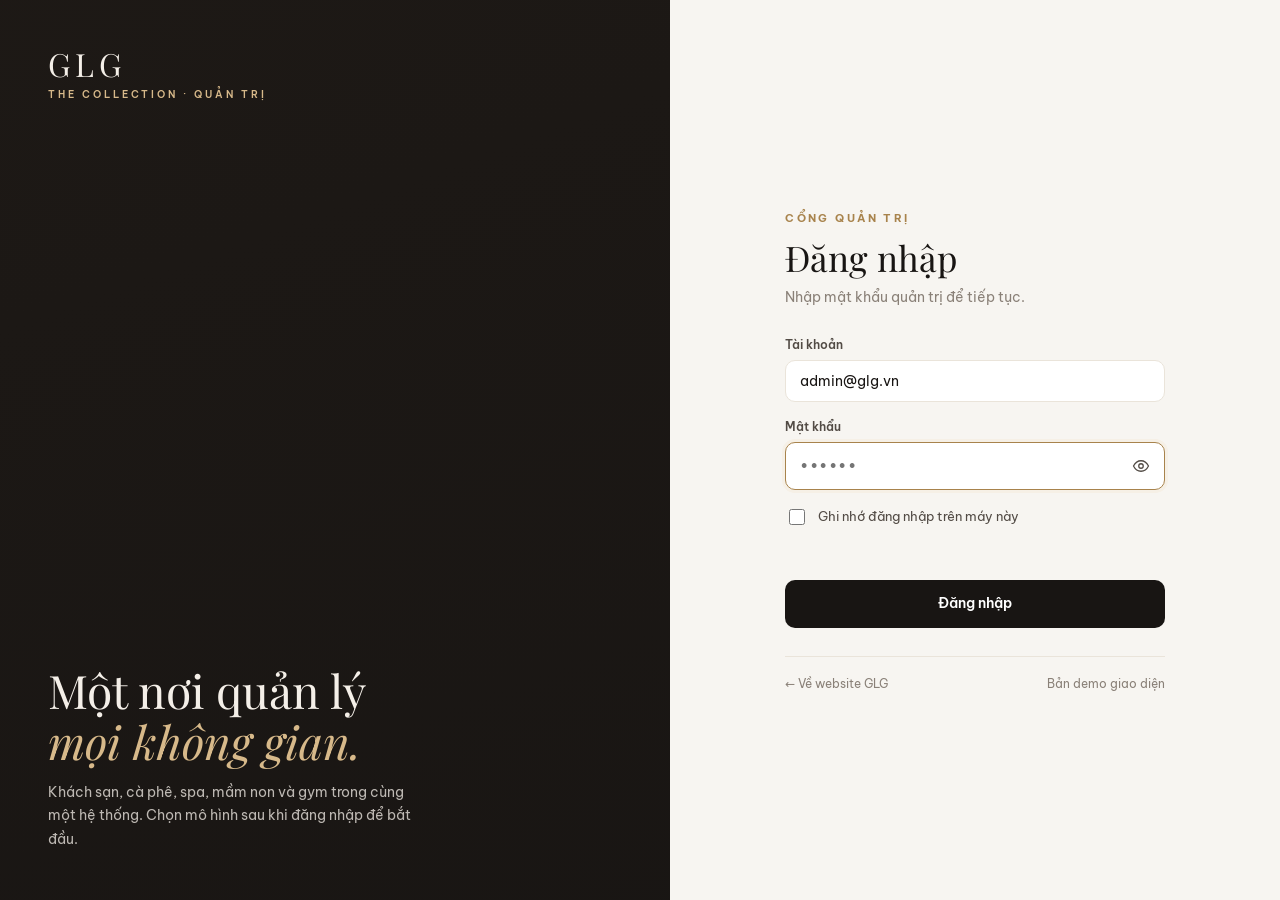
<file: admin/index.html>
<!doctype html>
<html lang="vi">
<head>
<meta charset="utf-8">
<meta name="viewport" content="width=device-width, initial-scale=1, viewport-fit=cover">
<meta name="robots" content="noindex">
<meta name="theme-color" content="#181513">
<meta name="apple-mobile-web-app-capable" content="yes">
<meta name="mobile-web-app-capable" content="yes">
<meta name="apple-mobile-web-app-status-bar-style" content="black-translucent">
<meta name="apple-mobile-web-app-title" content="GLG Admin">
<title>GLG Quản trị</title>
<!-- Mọi đường dẫn tương đối tính từ /admin/, để /admin/cafe/tongquan vẫn tải đúng CSS/JS -->
<base href="/admin/">
<link rel="manifest" href="./manifest.webmanifest">
<link rel="icon" href="./icon.svg" type="image/svg+xml">
<link rel="apple-touch-icon" href="./icon.svg">
<link rel="stylesheet" href="../fonts.css">
<link rel="stylesheet" href="./admin.css">
</head>
<body>
<div id="app"></div>
<div class="toast" id="toast" role="status" aria-live="polite"></div>
<noscript>Trang quản trị cần bật JavaScript.</noscript>
<script src="./admin.js"></script>
</body>
</html>
</file>
<file: fonts.css>
/* GLG · Font chữ dùng chung, hỗ trợ đầy đủ tiếng Việt.
   Đổi font toàn site: chỉ cần sửa hai biến bên dưới. */
@import url('https://fonts.googleapis.com/css2?family=Be+Vietnam+Pro:ital,wght@0,300;0,400;0,500;0,600;0,700;1,400&family=Playfair+Display:ital,wght@0,400;0,500;0,600;1,400;1,500&display=swap');

:root {
  --font-serif: "Playfair Display", "Times New Roman", serif;
  --font-sans: "Be Vietnam Pro", system-ui, "Segoe UI", Arial, sans-serif;
}

body, button, input, select, textarea { font-family: var(--font-sans); }
</file>
<file: admin/admin.css>
/* GLG · Trang quản trị (bản demo giao diện, chưa có backend) */
:root {
  --bg: #F7F5F1;
  --card: #FFFFFF;
  --ink: #181513;
  --ink-2: #524B45;
  --muted: #8A8178;
  --line: #EAE4DA;
  --line-2: #F2EDE5;
  --gold: #A8834C;
  --gold-soft: #F6F0E6;
  --side: #181513;
  --side-ink: #E9E2D6;
  --accent: #A8834C;
  --accent-soft: #F6F0E6;
  --good: #2E7D4F;   --good-bg: #E6F3EA;
  --warn: #9A6A06;   --warn-bg: #FBF1D9;
  --serious: #B5531F; --serious-bg: #FBE8DC;
  --bad: #B3261E;    --bad-bg: #FBE4E2;
  --info: #2D5F8A;   --info-bg: #E3EEF7;
  --neutral: #6B645C; --neutral-bg: #EFEBE5;
  --radius: 14px;
  --shadow: 0 1px 2px rgba(24,21,19,.04), 0 8px 24px rgba(24,21,19,.05);
  color-scheme: light;
}
* { box-sizing: border-box; }
html, body { margin: 0; min-height: 100%; }
#app { min-height: 100vh; }
body { background: var(--bg); color: var(--ink); font-size: 14px; line-height: 1.5; }
button { font: inherit; color: inherit; background: none; border: 0; cursor: pointer; }
a { color: inherit; text-decoration: none; }
input, select, textarea { font: inherit; color: inherit; }
:focus-visible { outline: 2px solid var(--accent); outline-offset: 2px; }
.serif { font-family: var(--font-serif); font-weight: 400; letter-spacing: -.01em; }
svg.i { width: 18px; height: 18px; flex: 0 0 auto; stroke: currentColor; fill: none; stroke-width: 1.7; stroke-linecap: round; stroke-linejoin: round; }

/* ---------- Buttons & inputs ---------- */
.btn { display: inline-flex; align-items: center; justify-content: center; gap: 8px; height: 40px; padding: 0 16px; border-radius: 10px; font-weight: 600; font-size: 13px; transition: background .2s, color .2s, border-color .2s, transform .1s; white-space: nowrap; }
.btn:active { transform: translateY(1px); }
.btn.primary { background: var(--ink); color: #fff; }
.btn.primary:hover { background: var(--accent); }
.btn.ghost { border: 1px solid var(--line); background: var(--card); }
.btn.ghost:hover { border-color: var(--ink); }
.btn.danger { color: var(--bad); border: 1px solid var(--bad-bg); background: var(--card); }
.btn.danger:hover { background: var(--bad-bg); }
.btn.sm { height: 32px; padding: 0 12px; font-size: 12px; border-radius: 8px; }
.icon-btn { display: inline-grid; place-items: center; width: 36px; height: 36px; border-radius: 10px; color: var(--ink-2); }
.icon-btn:hover { background: var(--line-2); color: var(--ink); }
.input { width: 100%; height: 42px; padding: 0 14px; border: 1px solid var(--line); border-radius: 10px; background: var(--card); transition: border-color .2s, box-shadow .2s; }
textarea.input { height: auto; min-height: 96px; padding: 12px 14px; resize: vertical; line-height: 1.6; }
.input:focus { outline: none; border-color: var(--accent); box-shadow: 0 0 0 3px var(--accent-soft); }
.field { display: grid; gap: 6px; }
.field > span { font-size: 12px; font-weight: 600; color: var(--ink-2); }
.field small { color: var(--muted); font-size: 12px; }

/* ---------- Login ---------- */
.login { min-height: 100vh; display: grid; grid-template-columns: 1.1fr 1fr; }
.login-art { position: relative; overflow: hidden; background: #201B17 center/cover no-repeat; color: #F4EFE8; display: flex; flex-direction: column; justify-content: space-between; padding: 48px; isolation: isolate; }
.login-art::after { content: ''; position: absolute; inset: 0; z-index: -1; background: linear-gradient(160deg, rgba(24,21,19,.35), rgba(24,21,19,.88)); }
.login-art .brand { font: 2rem/1 var(--font-serif); letter-spacing: .14em; }
.login-art .brand small { display: block; margin-top: 8px; font: 600 10px var(--font-sans); letter-spacing: .3em; color: #D7B98A; }
.login-art h2 { margin: 0 0 14px; font: 400 clamp(2rem, 3.6vw, 3.2rem)/1.1 var(--font-serif); }
.login-art h2 em { color: #D7B98A; }
.login-art p { margin: 0; max-width: 42ch; color: rgba(244,239,232,.75); line-height: 1.7; }
.login-panel { display: grid; place-items: center; padding: 40px 24px; }
.login-box { width: min(380px, 100%); }
.login-box .eyebrow { color: var(--gold); font-size: 11px; font-weight: 700; letter-spacing: .22em; text-transform: uppercase; }
.login-box h1 { margin: 10px 0 8px; font: 400 2.2rem/1.15 var(--font-serif); }
.login-box > p { margin: 0 0 28px; color: var(--muted); }
.login-box form { display: grid; gap: 16px; }
.pw-wrap { position: relative; }
.pw-wrap .input { padding-right: 46px; height: 48px; font-size: 15px; letter-spacing: .1em; }
.pw-wrap .icon-btn { position: absolute; right: 6px; top: 6px; }
.login-box .btn.primary { height: 48px; font-size: 14px; }
.login-err { min-height: 20px; color: var(--bad); font-size: 13px; }
.shake { animation: shake .4s; }
@keyframes shake { 20%, 60% { transform: translateX(-6px); } 40%, 80% { transform: translateX(6px); } }
.login-foot { margin-top: 28px; padding-top: 18px; border-top: 1px solid var(--line); color: var(--muted); font-size: 12px; display: flex; justify-content: space-between; gap: 10px; }
.login-foot a:hover { color: var(--gold); }

/* ---------- Space picker ---------- */
.picker { min-height: 100vh; padding: 32px clamp(16px, 5vw, 72px) 60px; }
.picker-top { display: flex; align-items: center; justify-content: space-between; gap: 16px; max-width: 1240px; margin: 0 auto 48px; }
.picker-top .brand { font: 1.7rem/1 var(--font-serif); letter-spacing: .14em; }
.picker-top .brand small { display: block; margin-top: 6px; font: 600 9px var(--font-sans); letter-spacing: .3em; color: var(--gold); }
.picker-head { max-width: 1240px; margin: 0 auto 32px; }
.picker-head .eyebrow { color: var(--gold); font-size: 11px; font-weight: 700; letter-spacing: .22em; text-transform: uppercase; }
.picker-head h1 { margin: 10px 0 8px; font: 400 clamp(2rem, 4.4vw, 3.4rem)/1.1 var(--font-serif); }
.picker-head h1 em { color: var(--gold); }
.picker-head p { margin: 0; color: var(--muted); max-width: 60ch; }
.spaces { max-width: 1240px; margin: 0 auto; display: grid; grid-template-columns: repeat(auto-fill, minmax(min(100%, 260px), 1fr)); gap: 18px; }
.space { display: flex; flex-direction: column; text-align: left; border-radius: 18px; background: var(--card); border: 1px solid var(--line); overflow: hidden; box-shadow: var(--shadow); transition: transform .3s, box-shadow .3s, border-color .3s; }
.space:hover { transform: translateY(-6px); border-color: var(--sp, var(--gold)); box-shadow: 0 22px 44px rgba(24,21,19,.1); }
.space-media { position: relative; height: 150px; background: var(--line-2) center/cover no-repeat; }
.space-media::after { content: ''; position: absolute; inset: 0; background: linear-gradient(180deg, transparent 40%, rgba(24,21,19,.55)); }
.space-icon { position: absolute; left: 16px; bottom: -20px; z-index: 1; width: 44px; height: 44px; border-radius: 12px; display: grid; place-items: center; background: var(--sp, var(--gold)); color: #fff; box-shadow: 0 6px 16px rgba(0,0,0,.18); }
.space-icon svg.i { width: 22px; height: 22px; }
.space-tag { position: absolute; right: 12px; top: 12px; z-index: 1; padding: 4px 10px; border-radius: 999px; background: rgba(255,255,255,.92); font-size: 10px; font-weight: 700; letter-spacing: .1em; text-transform: uppercase; }
.space-body { padding: 30px 18px 18px; display: flex; flex-direction: column; gap: 6px; flex: 1; }
.space-body h3 { margin: 0; font: 400 1.35rem/1.2 var(--font-serif); }
.space-body p { margin: 0; color: var(--muted); font-size: 13px; flex: 1; }
.space-stats { display: flex; gap: 14px; margin-top: 12px; padding-top: 12px; border-top: 1px solid var(--line-2); font-size: 12px; color: var(--ink-2); }
.space-stats b { display: block; font: 600 1.05rem var(--font-sans); color: var(--ink); }
.space-go { margin-top: 12px; display: flex; justify-content: space-between; align-items: center; font-weight: 600; font-size: 13px; }
.space:hover .space-go { color: var(--sp, var(--gold)); }

/* ---------- Admin shell ---------- */
.shell { display: grid; grid-template-columns: 260px 1fr; min-height: 100vh; }
.side { position: sticky; top: 0; height: 100vh; display: flex; flex-direction: column; background: var(--side); color: var(--side-ink); padding: 20px 14px; overflow-y: auto; }
.side .brand { display: flex; align-items: center; justify-content: space-between; padding: 4px 8px 18px; font: 1.5rem/1 var(--font-serif); letter-spacing: .14em; color: #fff; }
.side .brand small { display: block; margin-top: 5px; font: 600 8px var(--font-sans); letter-spacing: .3em; color: #D7B98A; }
.switcher { display: flex; align-items: center; gap: 10px; width: 100%; padding: 10px; border-radius: 12px; background: rgba(255,255,255,.06); border: 1px solid rgba(255,255,255,.08); text-align: left; margin-bottom: 18px; }
.switcher:hover { background: rgba(255,255,255,.1); }
.switcher .dot { width: 34px; height: 34px; border-radius: 10px; display: grid; place-items: center; background: var(--accent); color: #fff; }
.switcher b { display: block; font-size: 13px; color: #fff; }
.switcher span { font-size: 11px; color: rgba(233,226,214,.6); }
.switcher .chev { margin-left: auto; opacity: .6; }
.side-label { padding: 0 10px 8px; font-size: 10px; font-weight: 700; letter-spacing: .18em; text-transform: uppercase; color: rgba(233,226,214,.45); }
.nav { display: grid; gap: 2px; }
.nav a { display: flex; align-items: center; gap: 12px; padding: 10px 12px; border-radius: 10px; color: rgba(233,226,214,.78); font-size: 13.5px; font-weight: 500; transition: background .2s, color .2s; }
.nav a:hover { background: rgba(255,255,255,.06); color: #fff; }
.nav a.on { background: rgba(255,255,255,.1); color: #fff; box-shadow: inset 3px 0 0 var(--accent); }
.nav a .count { margin-left: auto; min-width: 22px; padding: 1px 7px; border-radius: 999px; background: var(--accent); color: #fff; font-size: 11px; font-weight: 700; text-align: center; }
.side-foot { margin-top: auto; padding-top: 18px; display: grid; gap: 2px; }
.side-foot a, .side-foot button { display: flex; align-items: center; gap: 12px; width: 100%; padding: 10px 12px; border-radius: 10px; color: rgba(233,226,214,.65); font-size: 13px; text-align: left; }
.side-foot a:hover, .side-foot button:hover { background: rgba(255,255,255,.06); color: #fff; }

.main { min-width: 0; display: flex; flex-direction: column; }
.topbar { position: sticky; top: 0; z-index: 20; display: flex; align-items: center; gap: 14px; height: 68px; padding: 0 clamp(16px, 3vw, 32px); background: rgba(247,245,241,.9); backdrop-filter: blur(10px); border-bottom: 1px solid var(--line); }
.topbar .menu-btn { display: none; }
.crumbs { font-size: 12px; color: var(--muted); }
.crumbs b { display: block; font: 400 1.3rem/1.2 var(--font-serif); color: var(--ink); }
.topbar .grow { flex: 1; }
.today { font-size: 12px; color: var(--muted); padding: 7px 12px; border: 1px solid var(--line); border-radius: 999px; background: var(--card); }
.bell { position: relative; }
.bell .badge { position: absolute; top: 5px; right: 5px; width: 8px; height: 8px; border-radius: 50%; background: var(--bad); box-shadow: 0 0 0 2px var(--bg); }
.notif { position: absolute; right: 0; top: 46px; width: 320px; background: var(--card); border: 1px solid var(--line); border-radius: 14px; box-shadow: 0 20px 40px rgba(24,21,19,.12); padding: 8px; display: none; }
.notif.open { display: block; }
.notif h4 { margin: 6px 10px 8px; font-size: 12px; text-transform: uppercase; letter-spacing: .14em; color: var(--muted); }
.notif div { padding: 10px; border-radius: 10px; font-size: 13px; }
.notif div:hover { background: var(--line-2); }
.notif small { display: block; color: var(--muted); font-size: 11px; margin-top: 2px; }
.me { display: flex; align-items: center; gap: 10px; padding-left: 12px; border-left: 1px solid var(--line); }
.avatar { width: 36px; height: 36px; border-radius: 50%; display: grid; place-items: center; background: var(--accent-soft); color: var(--accent); font-weight: 700; font-size: 13px; }
.me b { display: block; font-size: 13px; }
.me span { font-size: 11px; color: var(--muted); }

.content { padding: clamp(16px, 3vw, 32px); display: grid; grid-template-columns: minmax(0, 1fr); gap: 20px; align-content: start; }
.content > *, .dash-grid > *, .two-col > * { min-width: 0; }
.page-head { display: flex; flex-wrap: wrap; align-items: flex-end; justify-content: space-between; gap: 14px; }
.page-head h1 { margin: 0; font: 400 clamp(1.6rem, 2.6vw, 2.2rem)/1.15 var(--font-serif); }
.page-head p { margin: 4px 0 0; color: var(--muted); }
.page-head .actions { display: flex; flex-wrap: wrap; gap: 8px; }

.card { background: var(--card); border: 1px solid var(--line); border-radius: var(--radius); box-shadow: var(--shadow); }
.card-head { display: flex; align-items: center; justify-content: space-between; gap: 12px; padding: 16px 20px; border-bottom: 1px solid var(--line-2); }
.card-head h3 { margin: 0; font-size: 15px; font-weight: 600; }
.card-head p { margin: 2px 0 0; font-size: 12px; color: var(--muted); }
.card-head a { font-size: 12px; font-weight: 600; color: var(--accent); }
.card-body { padding: 20px; }

/* KPI tiles */
.kpis { display: grid; grid-template-columns: repeat(4, 1fr); gap: 16px; }
.kpi { padding: 18px 20px; }
.kpi span { font-size: 12px; color: var(--muted); font-weight: 500; }
.kpi strong { display: block; margin: 8px 0 6px; font: 600 1.75rem/1.1 var(--font-sans); letter-spacing: -.02em; }
.kpi small { font-size: 12px; color: var(--muted); }
.kpi small.up { color: var(--good); }
.kpi small.down { color: var(--bad); }
.dash-grid { display: grid; grid-template-columns: 1.6fr 1fr; gap: 16px; }

/* Bar chart */
.chart { position: relative; }
.chart svg { display: block; width: 100%; height: 240px; overflow: visible; }
.chart .grid line { stroke: var(--line-2); stroke-width: 1; }
.chart .axis text { fill: var(--muted); font-size: 11px; font-family: var(--font-sans); }
.chart .bar { fill: var(--accent); transition: opacity .2s; }
.chart .hit { fill: transparent; cursor: pointer; }
.chart .hit:hover + .bar, .chart .bar.dim { opacity: .55; }
.chart .val { fill: var(--ink-2); font-size: 11px; font-weight: 600; font-family: var(--font-sans); }
.tip { position: absolute; pointer-events: none; transform: translate(-50%, calc(-100% - 10px)); padding: 8px 10px; border-radius: 8px; background: var(--ink); color: #fff; font-size: 12px; white-space: nowrap; opacity: 0; transition: opacity .15s; }
.tip.show { opacity: 1; }
.tip b { display: block; font-size: 13px; }

/* Todo list */
.todo { display: grid; }
.todo label { display: flex; gap: 12px; align-items: flex-start; padding: 12px 20px; border-bottom: 1px solid var(--line-2); cursor: pointer; font-size: 13px; }
.todo label:last-child { border-bottom: 0; }
.todo input { margin-top: 2px; accent-color: var(--accent); width: 16px; height: 16px; }
.todo input:checked + span { text-decoration: line-through; color: var(--muted); }
.todo small { display: block; color: var(--muted); font-size: 11.5px; }

/* Status pill */
.pill { display: inline-flex; align-items: center; gap: 6px; padding: 4px 10px; border-radius: 999px; font-size: 12px; font-weight: 600; white-space: nowrap; border: 1px solid transparent; }
.pill::before { content: ''; width: 6px; height: 6px; border-radius: 50%; background: currentColor; }
button.pill:hover { border-color: currentColor; }
.s-good { color: var(--good); background: var(--good-bg); }
.s-warn { color: var(--warn); background: var(--warn-bg); }
.s-serious { color: var(--serious); background: var(--serious-bg); }
.s-bad { color: var(--bad); background: var(--bad-bg); }
.s-info { color: var(--info); background: var(--info-bg); }
.s-neutral { color: var(--neutral); background: var(--neutral-bg); }

/* Table */
.toolbar { display: flex; flex-wrap: wrap; align-items: center; justify-content: space-between; gap: 12px; padding: 14px 16px; border-bottom: 1px solid var(--line-2); }
.tabs { display: flex; flex-wrap: wrap; gap: 6px; }
.tab { padding: 7px 12px; border-radius: 999px; font-size: 12.5px; font-weight: 600; color: var(--ink-2); border: 1px solid var(--line); background: var(--card); }
.tab:hover { border-color: var(--ink); }
.tab.on { background: var(--ink); border-color: var(--ink); color: #fff; }
.tab em { font-style: normal; opacity: .6; margin-left: 4px; }
.search { position: relative; width: min(280px, 100%); }
.search .input { height: 38px; padding-left: 38px; }
.search svg { position: absolute; left: 12px; top: 10px; color: var(--muted); }
.table-wrap { overflow-x: auto; }
table { width: 100%; border-collapse: collapse; font-size: 13.5px; }
th { text-align: left; padding: 12px 16px; font-size: 11px; font-weight: 700; letter-spacing: .1em; text-transform: uppercase; color: var(--muted); background: #FCFBF9; border-bottom: 1px solid var(--line); white-space: nowrap; }
td { padding: 13px 16px; border-bottom: 1px solid var(--line-2); white-space: nowrap; }
tr:last-child td { border-bottom: 0; }
tbody tr:hover { background: #FCFBF9; }
td.money, th.money { text-align: right; font-variant-numeric: tabular-nums; }
td.strong { font-weight: 600; }
td.mono { font-family: ui-monospace, Menlo, monospace; font-size: 12.5px; color: var(--ink-2); }
td.act { text-align: right; width: 1%; }
.empty { padding: 48px 20px; text-align: center; color: var(--muted); }
.table-foot { display: flex; justify-content: space-between; padding: 12px 16px; border-top: 1px solid var(--line-2); font-size: 12px; color: var(--muted); }

/* Item cards */
.items { display: grid; grid-template-columns: repeat(auto-fill, minmax(min(100%, 250px), 1fr)); gap: 16px; }
.item { display: flex; flex-direction: column; overflow: hidden; }
.item-media { height: 150px; background: var(--accent-soft) center/cover no-repeat; position: relative; }
.item.off .item-media { filter: grayscale(1) opacity(.6); }
.item-media .pill { position: absolute; top: 10px; left: 10px; }
.item-body { padding: 16px; display: grid; gap: 10px; flex: 1; }
.item-body h4 { margin: 0; font: 400 1.15rem/1.25 var(--font-serif); }
.item-body p { margin: 0; color: var(--muted); font-size: 12.5px; line-height: 1.55; }
.item-foot { display: flex; align-items: center; justify-content: space-between; gap: 10px; margin-top: auto; }
.price-input { width: 130px; height: 34px; padding: 0 10px; border: 1px solid var(--line); border-radius: 8px; text-align: right; font-variant-numeric: tabular-nums; font-weight: 600; }
.price-input:focus { outline: none; border-color: var(--accent); }
.switch { position: relative; width: 40px; height: 22px; border-radius: 999px; background: var(--line); transition: background .2s; flex: 0 0 auto; }
.switch::after { content: ''; position: absolute; top: 3px; left: 3px; width: 16px; height: 16px; border-radius: 50%; background: #fff; box-shadow: 0 1px 3px rgba(0,0,0,.2); transition: transform .2s; }
.switch[aria-checked="true"] { background: var(--good); }
.switch[aria-checked="true"]::after { transform: translateX(18px); }

/* Board (rooms / tables / attendance) */
.legend { display: flex; flex-wrap: wrap; gap: 8px; }
.board-group { padding: 18px 20px; border-bottom: 1px solid var(--line-2); }
.board-group:last-child { border-bottom: 0; }
.board-group h4 { margin: 0 0 12px; font-size: 12px; font-weight: 700; letter-spacing: .12em; text-transform: uppercase; color: var(--muted); }
.tiles { display: grid; grid-template-columns: repeat(auto-fill, minmax(118px, 1fr)); gap: 10px; }
.tile { display: grid; gap: 4px; padding: 12px; border-radius: 12px; text-align: left; border: 1px solid transparent; transition: transform .15s, box-shadow .15s; }
.tile:hover { transform: translateY(-2px); box-shadow: 0 8px 18px rgba(24,21,19,.08); border-color: currentColor; }
.tile b { font-size: 15px; color: var(--ink); }
.tile span { font-size: 11.5px; color: var(--ink-2); }
.tile em { font-style: normal; font-size: 11px; font-weight: 700; }
.hint { font-size: 12px; color: var(--muted); }

/* Forms (content / settings) */
.form-grid { display: grid; grid-template-columns: 1fr 1fr; gap: 16px; }
.form-grid .full { grid-column: 1 / -1; }
.toggle-row { display: flex; align-items: center; justify-content: space-between; gap: 16px; padding: 14px 0; border-bottom: 1px solid var(--line-2); }
.toggle-row:last-child { border-bottom: 0; }
.toggle-row b { display: block; font-size: 13.5px; }
.toggle-row span { font-size: 12px; color: var(--muted); }
.two-col { display: grid; grid-template-columns: 1.4fr 1fr; gap: 16px; align-items: start; }
.preview { overflow: hidden; }
.preview-media { height: 180px; background: var(--accent-soft) center/cover no-repeat; position: relative; }
.preview-media::after { content: ''; position: absolute; inset: 0; background: linear-gradient(180deg, transparent 30%, rgba(24,21,19,.7)); }
.preview-copy { position: absolute; left: 18px; right: 18px; bottom: 16px; z-index: 1; color: #fff; }
.preview-copy small { font-size: 10px; letter-spacing: .2em; text-transform: uppercase; color: #F2DDB8; font-weight: 700; }
.preview-copy h4 { margin: 6px 0 0; font: 400 1.5rem/1.15 var(--font-serif); }

/* Modal + toast */
.modal { position: fixed; inset: 0; z-index: 60; display: grid; place-items: center; padding: 16px; background: rgba(24,21,19,.45); backdrop-filter: blur(4px); animation: fade .2s; }
.modal-box { width: min(520px, 100%); max-height: 90vh; overflow-y: auto; background: var(--card); border-radius: 18px; box-shadow: 0 30px 60px rgba(0,0,0,.25); animation: rise .25s; }
.modal-box header { display: flex; align-items: center; justify-content: space-between; padding: 18px 20px; border-bottom: 1px solid var(--line-2); }
.modal-box header h3 { margin: 0; font: 400 1.3rem var(--font-serif); }
.modal-box form { padding: 20px; display: grid; gap: 14px; }
.modal-box footer { display: flex; justify-content: flex-end; gap: 8px; padding-top: 6px; }
.toast { position: fixed; left: 50%; bottom: 24px; z-index: 70; transform: translate(-50%, 20px); opacity: 0; display: flex; align-items: center; gap: 10px; padding: 12px 16px; border-radius: 12px; background: var(--ink); color: #fff; font-size: 13px; box-shadow: 0 12px 30px rgba(0,0,0,.2); transition: opacity .25s, transform .25s; pointer-events: none; }
.toast.show { opacity: 1; transform: translate(-50%, 0); }
.toast::before { content: ''; width: 8px; height: 8px; border-radius: 50%; background: #7BD69A; }
@keyframes fade { from { opacity: 0; } }
@keyframes rise { from { opacity: 0; transform: translateY(14px); } }
.scrim { display: none; }

/* Responsive */
@media (max-width: 1100px) {
  .kpis { grid-template-columns: repeat(2, 1fr); }
  .dash-grid, .two-col { grid-template-columns: 1fr; }
}
@media (max-width: 860px) {
  .login { grid-template-columns: 1fr; }
  .login-art { min-height: 240px; padding: 28px; }
  .shell { grid-template-columns: 1fr; }
  .side { position: fixed; left: 0; top: 0; z-index: 50; width: 270px; transform: translateX(-100%); transition: transform .3s; }
  .shell.nav-open .side { transform: none; }
  .shell.nav-open .scrim { display: block; position: fixed; inset: 0; z-index: 45; background: rgba(24,21,19,.4); }
  .topbar .menu-btn { display: inline-grid; }
  .today, .me div { display: none; }
  .form-grid { grid-template-columns: 1fr; }
}
@media (max-width: 520px) {
  .kpis { grid-template-columns: 1fr; }
  .notif { width: min(320px, calc(100vw - 32px)); right: -60px; }
}

/* ==========================================================================
   WEB APP LAYER · khung ứng dụng, thanh tab, ngăn chi tiết, bảng dạng thẻ
   ========================================================================== */
html { -webkit-tap-highlight-color: transparent; }
body { overscroll-behavior-y: none; }

/* Login extras */
.remember { display: flex; align-items: center; gap: 10px; font-size: 13px; color: var(--ink-2); cursor: pointer; }
.remember input { width: 16px; height: 16px; accent-color: var(--ink); }
.spinner { width: 16px; height: 16px; border-radius: 50%; border: 2px solid rgba(255,255,255,.35); border-top-color: #fff; animation: spin .7s linear infinite; }
@keyframes spin { to { transform: rotate(360deg); } }
.btn:disabled { opacity: .85; cursor: progress; }

/* Picker extras */
.picker-actions { display: flex; gap: 8px; }
.resume { display: inline-flex; align-items: center; gap: 14px; margin-top: 22px; padding: 12px 18px 12px 12px; border-radius: 16px; background: var(--card); border: 1px solid var(--line); box-shadow: var(--shadow); transition: border-color .2s, transform .2s; }
.resume:hover { border-color: var(--sp); transform: translateY(-2px); }
.resume .space-icon { position: static; width: 40px; height: 40px; background: var(--sp); }
.resume small { display: block; font-size: 11px; color: var(--muted); }
.resume b { font-size: 14px; }
.resume .go { margin-left: 18px; color: var(--sp); font-weight: 700; }

/* Shell */
.menu-close { display: none; color: #fff; }
.content.enter { animation: page-in .28s cubic-bezier(.22,.8,.24,1); }
@keyframes page-in { from { opacity: 0; transform: translateY(8px); } }
.crumbs { min-width: 0; }
.crumbs b { white-space: nowrap; overflow: hidden; text-overflow: ellipsis; }
.nav a .count[hidden], .tabbar .count[hidden] { display: none; }

/* Clickable rows */
table.rows tbody tr { cursor: pointer; }
table.rows tbody tr:focus-visible { outline: 2px solid var(--accent); outline-offset: -2px; }
.chev-r { color: var(--muted); font-size: 20px; line-height: 1; }

/* Side sheet */
.sheet-wrap { position: fixed; inset: 0; z-index: 65; background: rgba(24,21,19,0); transition: background .25s; }
.sheet-wrap.open { background: rgba(24,21,19,.38); }
.sheet { position: absolute; top: 0; right: 0; bottom: 0; width: min(440px, 100%); display: flex; flex-direction: column; background: var(--card); box-shadow: -20px 0 50px rgba(0,0,0,.15); transform: translateX(100%); transition: transform .3s cubic-bezier(.22,.8,.24,1); }
.sheet-wrap.open .sheet { transform: none; }
.sheet > header { display: flex; align-items: flex-start; justify-content: space-between; gap: 12px; padding: 20px 20px 16px; border-bottom: 1px solid var(--line-2); }
.sheet > header small { font-size: 11px; font-weight: 700; letter-spacing: .14em; text-transform: uppercase; color: var(--accent); }
.sheet > header h3 { margin: 4px 0 0; font: 400 1.5rem/1.2 var(--font-serif); }
.sheet-body { flex: 1; overflow-y: auto; padding: 20px; display: grid; gap: 14px; align-content: start; }
.sheet > footer { display: flex; align-items: center; gap: 8px; padding: 14px 20px calc(14px + env(safe-area-inset-bottom)); border-top: 1px solid var(--line-2); }
.sheet .grow { flex: 1; }
.steps { display: flex; flex-wrap: wrap; gap: 6px; }
.steps .pill { cursor: pointer; opacity: .55; }
.steps .pill.picked { opacity: 1; border-color: currentColor; box-shadow: 0 0 0 2px var(--card), 0 0 0 3px currentColor; }

/* Bottom tab bar (mobile only) */
.tabbar { display: none; }

@media (max-width: 860px) {
  .menu-close { display: inline-grid; }
  .topbar { height: 60px; gap: 8px; }
  .crumb-space { display: none; }
  .crumbs b { font-size: 1.2rem; }
  .me { border-left: 0; padding-left: 4px; }
  .content { padding: 16px 14px calc(96px + env(safe-area-inset-bottom)); gap: 14px; }
  .page-head h1 { font-size: 1.6rem; }
  .page-head .actions { width: 100%; }
  .page-head .actions .btn { flex: 1; }
  .kpis { grid-template-columns: repeat(2, 1fr); gap: 10px; }
  .kpi { padding: 14px; }
  .kpi strong { font-size: 1.4rem; }
  .card-body { padding: 16px; }

  .tabbar {
    position: fixed; left: 0; right: 0; bottom: 0; z-index: 40;
    display: grid; grid-template-columns: repeat(5, 1fr);
    padding: 6px 6px calc(6px + env(safe-area-inset-bottom));
    background: rgba(255,255,255,.94); backdrop-filter: blur(14px);
    border-top: 1px solid var(--line);
  }
  .tabbar a, .tabbar button { position: relative; display: grid; justify-items: center; gap: 3px; padding: 6px 2px; border-radius: 12px; font-size: 10.5px; font-weight: 600; color: var(--muted); }
  .tabbar span:not(.count) { max-width: 100%; white-space: nowrap; overflow: hidden; text-overflow: ellipsis; }
  .tabbar svg.i { width: 22px; height: 22px; }
  .tabbar .on { color: var(--accent); background: var(--accent-soft); }
  .tabbar .count { position: absolute; top: 2px; left: calc(50% + 6px); min-width: 18px; padding: 0 5px; border-radius: 999px; background: var(--bad); color: #fff; font-size: 10px; line-height: 18px; text-align: center; }

  /* Tables become stacked cards */
  .toolbar { padding: 12px; }
  .tabs { flex-wrap: nowrap; overflow-x: auto; scrollbar-width: none; width: 100%; margin: 0 -2px; }
  .tabs::-webkit-scrollbar { display: none; }
  .tab { flex: 0 0 auto; }
  .search { width: 100%; }
  table.rows thead { display: none; }
  table.rows, table.rows tbody { display: block; }
  table.rows tbody tr { display: grid; grid-template-columns: 1fr auto; gap: 4px 12px; padding: 14px 16px; border-bottom: 1px solid var(--line-2); }
  table.rows td { display: block; padding: 0; border: 0; white-space: normal; }
  table.rows td.strong { grid-column: 1; grid-row: 1; font-size: 15px; }
  table.rows td.st { grid-column: 2; grid-row: 1; text-align: right; }
  table.rows td:not(.strong):not(.st):not(.act) { grid-column: 1 / -1; font-size: 12.5px; color: var(--ink-2); text-align: left; }
  table.rows td:not(.strong):not(.st):not(.act)::before { content: attr(data-label) ' · '; color: var(--muted); font-family: var(--font-sans); }
  table.rows td.act { display: none; }
  table.rows td.empty { grid-column: 1 / -1; }
  .table-foot { flex-direction: column; gap: 4px; }

  .sheet { width: 100%; }
  .modal { align-items: end; padding: 0; }
  .modal-box { width: 100%; border-radius: 20px 20px 0 0; max-height: 92vh; padding-bottom: env(safe-area-inset-bottom); }
  .toast { bottom: calc(84px + env(safe-area-inset-bottom)); }
  .picker-actions .btn span { display: none; }
  .picker-top { margin-bottom: 28px; }
}
</file>
